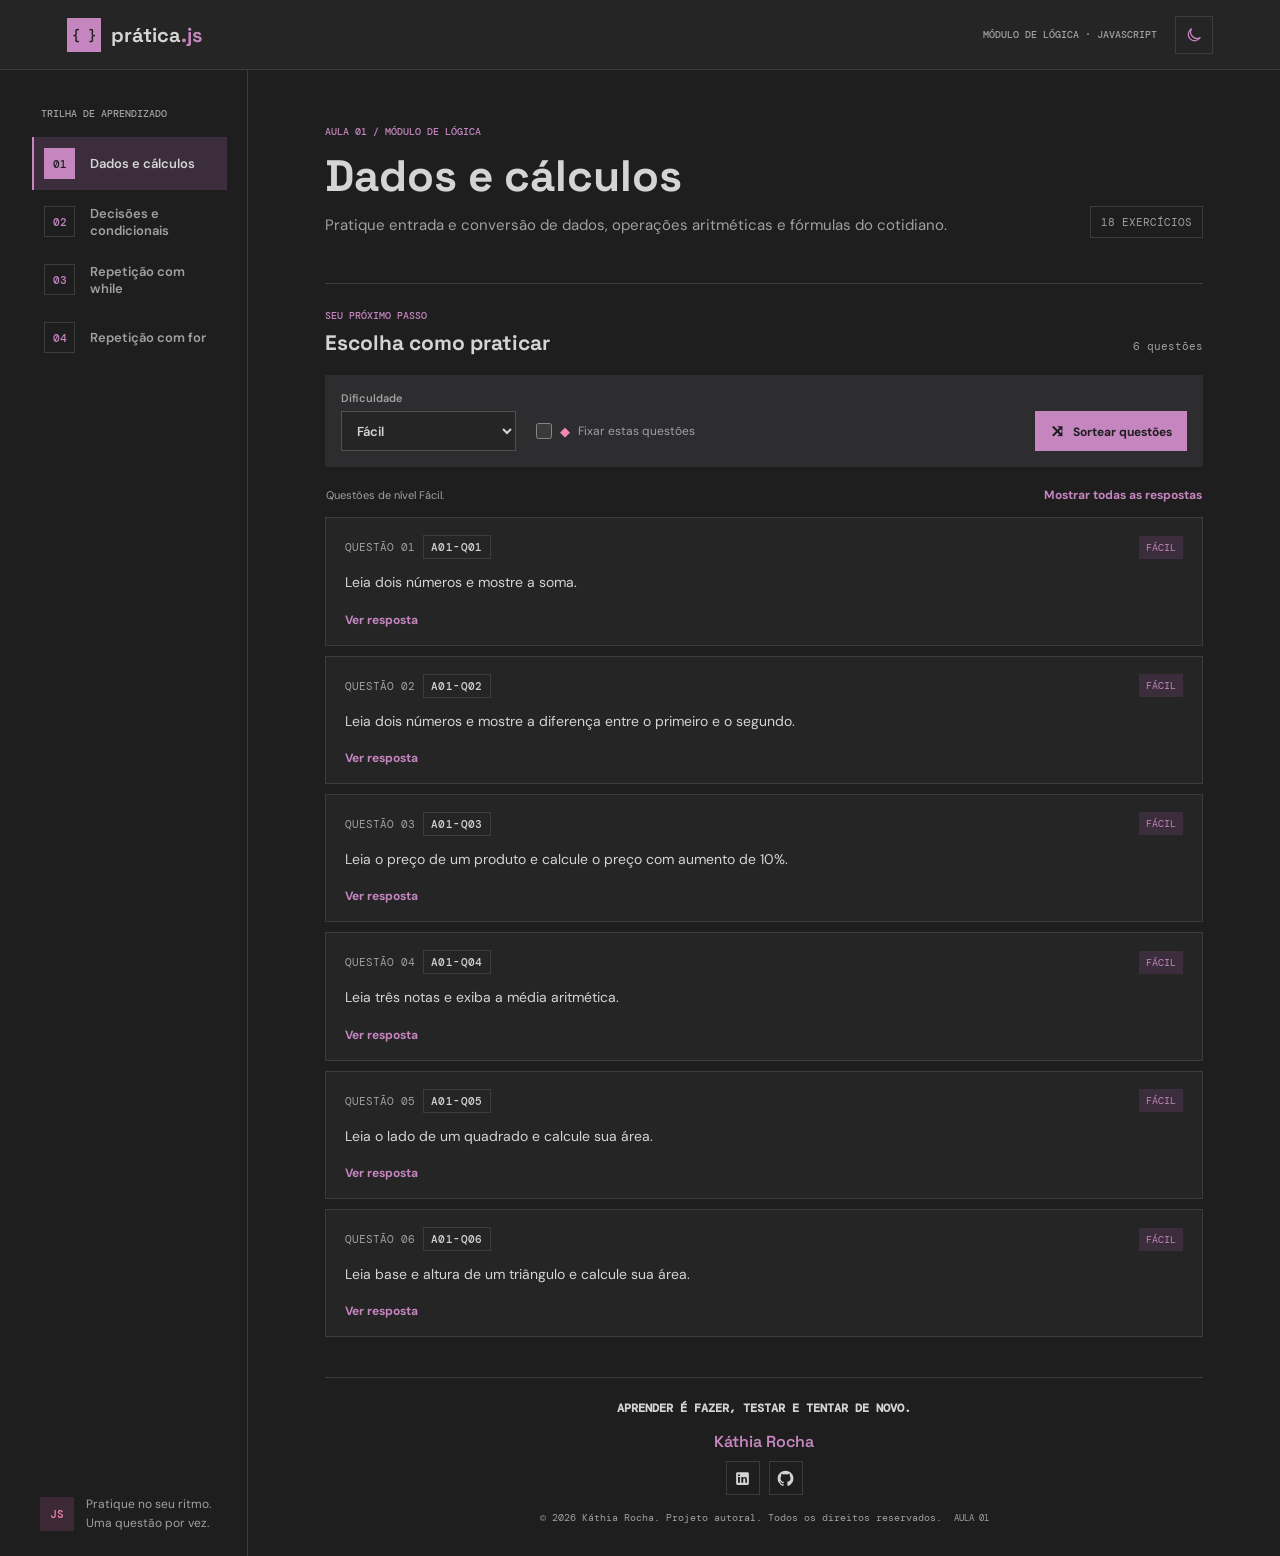
<file: index.html>
<!DOCTYPE html>
<html lang="pt-BR">
<head>
    <meta charset="UTF-8">
    <meta name="viewport" content="width=device-width, initial-scale=1.0">
    <meta name="theme-color" content="#1e1e1e">
    <title>Prática JS | Laboratório de exercícios</title>
    <script>
        try {
            document.documentElement.dataset.theme = localStorage.getItem("pratica-js:tema") === "light" ? "light" : "dark";
        } catch {
            document.documentElement.dataset.theme = "dark";
        }
        document.querySelector('meta[name="theme-color"]').content = document.documentElement.dataset.theme === "dark" ? "#1e1e1e" : "#f8f5fb";
    </script>
    <link rel="preconnect" href="https://fonts.googleapis.com">
    <link rel="preconnect" href="https://fonts.gstatic.com" crossorigin>
    <link href="https://fonts.googleapis.com/css2?family=DM+Mono:wght@400;500&family=DM+Sans:wght@400;500;600;700&family=Space+Grotesk:wght@500;600;700&display=swap" rel="stylesheet">
    <link rel="stylesheet" href="css/app.css">
    <script defer src="js/aulas/aula01.js"></script>
    <script defer src="js/aulas/aula02.js"></script>
    <script defer src="js/aulas/aula03.js"></script>
    <script defer src="js/aulas/aula04.js"></script>
    <script defer src="js/app.js"></script>
</head>
<body>
    <header class="topbar">
        <a class="brand" href="#aula01" aria-label="Prática JS, início">
            <span class="brand-mark" aria-hidden="true">{ }</span>
            <span>prática<span class="brand-accent">.js</span></span>
        </a>
        <div class="topbar-actions">
            <span class="topbar-note">MÓDULO DE LÓGICA · JAVASCRIPT</span>
            <button id="theme-toggle" class="theme-toggle" type="button" aria-label="Ativar tema claro" aria-pressed="true" title="Ativar tema claro">
                <svg class="theme-icon theme-icon-sun" viewBox="0 0 24 24" aria-hidden="true"><circle cx="12" cy="12" r="4"/><path d="M12 2v2m0 16v2M4.93 4.93l1.42 1.42m11.3 11.3 1.42 1.42M2 12h2m16 0h2M4.93 19.07l1.42-1.42m11.3-11.3 1.42-1.42"/></svg>
                <svg class="theme-icon theme-icon-moon" viewBox="0 0 24 24" aria-hidden="true"><path d="M20.2 15.4A8.5 8.5 0 0 1 8.6 3.8 8.5 8.5 0 1 0 20.2 15.4Z"/></svg>
            </button>
        </div>
    </header>
    <div class="workspace">
        <aside class="sidebar" aria-label="Aulas do módulo">
            <p class="sidebar-label">TRILHA DE APRENDIZADO</p>
            <nav id="lesson-nav" class="lesson-nav"></nav>
            <div class="sidebar-note"><span class="note-mark" aria-hidden="true">JS</span><p>Pratique no seu ritmo.<br>Uma questão por vez.</p></div>
        </aside>
        <main class="main-content">
            <section class="lesson-intro" aria-labelledby="lesson-title">
                <p id="lesson-kicker" class="eyebrow"></p>
                <div class="intro-heading"><div><h1 id="lesson-title"></h1><p id="lesson-summary" class="lesson-summary"></p></div><span id="lesson-count" class="lesson-count"></span></div>
            </section>
            <section class="practice" aria-label="Questões da aula">
                <div class="practice-heading"><div><p class="eyebrow">SEU PRÓXIMO PASSO</p><h2>Escolha como praticar</h2></div><span id="question-count" class="question-count" aria-live="polite"></span></div>
                <div class="control-row">
                    <label class="select-control" for="difficulty-select"><span>Dificuldade</span><select id="difficulty-select"><option value="facil">Fácil</option><option value="intermediario">Intermediário</option><option value="avancado">Avançado</option><option value="aleatorio">Aleatório</option></select></label>
                    <label class="pin-control" for="pin-questions"><input id="pin-questions" type="checkbox"><span class="pin-icon" aria-hidden="true">◆</span><span>Fixar estas questões</span></label>
                    <button id="shuffle-button" class="shuffle-button" type="button"><span aria-hidden="true">⤨</span> Sortear questões</button>
                </div>
                <div class="answer-toolbar"><span id="selection-note" class="selection-note" aria-live="polite"></span><button id="toggle-all-answers" class="text-button" type="button">Mostrar todas as respostas</button></div>
                <ol id="question-list" class="question-list"></ol>
            </section>
            <footer class="page-footer">
                <p class="footer-motto">APRENDER É FAZER, TESTAR E TENTAR DE NOVO.</p>
                <div class="footer-author">
                    <p class="footer-name">Káthia Rocha</p>
                    <div class="footer-socials" aria-label="Redes e projeto">
                        <a class="social-link" href="https://www.linkedin.com/in/kathiarochasa/" target="_blank" rel="noopener noreferrer" aria-label="LinkedIn de Káthia Rocha" title="LinkedIn">
                            <svg viewBox="0 0 24 24" aria-hidden="true"><path d="M19 3a2 2 0 0 1 2 2v14a2 2 0 0 1-2 2H5a2 2 0 0 1-2-2V5a2 2 0 0 1 2-2h14ZM8.34 10H5.67v8h2.67v-8ZM7 5.85a1.55 1.55 0 1 0 0 3.1 1.55 1.55 0 0 0 0-3.1ZM18.33 13.42c0-2.4-1.28-3.52-2.99-3.52a2.58 2.58 0 0 0-2.32 1.28V10h-2.67v8h2.67v-4.2c0-1.11.21-2.18 1.59-2.18 1.35 0 1.37 1.26 1.37 2.25V18h2.35v-4.58Z"/></svg>
                        </a>
                        <a class="social-link" href="https://github.com/techcomkathia/gabaritosLogicaJs" target="_blank" rel="noopener noreferrer" aria-label="Repositório Prática JS no GitHub" title="GitHub">
                            <svg viewBox="0 0 24 24" aria-hidden="true"><path d="M12 .9a11.1 11.1 0 0 0-3.51 21.63c.56.1.76-.24.76-.54v-2.1c-3.1.68-3.75-1.32-3.75-1.32-.5-1.29-1.24-1.63-1.24-1.63-1.01-.69.08-.68.08-.68 1.12.08 1.71 1.15 1.71 1.15 1 1.7 2.61 1.21 3.25.92.1-.72.39-1.21.71-1.49-2.47-.28-5.06-1.24-5.06-5.51 0-1.22.44-2.22 1.15-3-.12-.28-.5-1.42.11-2.96 0 0 .94-.3 3.05 1.15a10.6 10.6 0 0 1 5.55 0c2.11-1.45 3.04-1.15 3.04-1.15.61 1.54.23 2.68.12 2.96.71.78 1.14 1.78 1.14 3.01 0 4.28-2.6 5.22-5.08 5.5.4.35.76 1.03.76 2.08v3.07c0 .3.2.65.77.54A11.1 11.1 0 0 0 12 .9Z"/></svg>
                        </a>
                    </div>
                </div>
                <div class="footer-meta">
                    <p class="footer-rights">© 2026 Káthia Rocha. Projeto autoral. Todos os direitos reservados.</p>
                    <span id="footer-lesson"></span>
                </div>
            </footer>
        </main>
    </div>
</body>
</html>
</file>
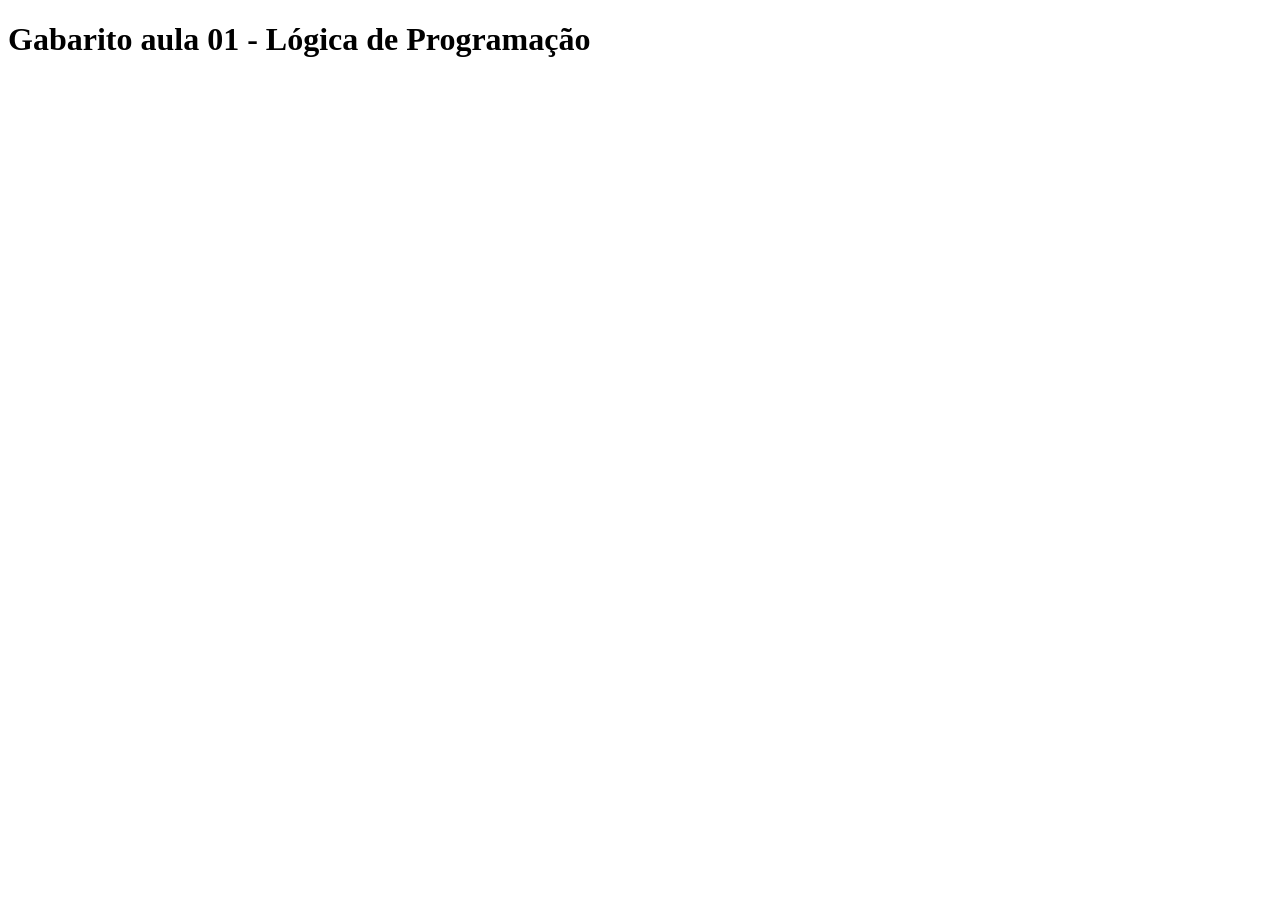
<file: aula01/index.html>
<!DOCTYPE html>
<html lang="en">
<head>
    <meta charset="UTF-8">
    <meta name="viewport" content="width=device-width, initial-scale=1.0">
    <title>Document</title>
</head>
<body>
    <h1>Gabarito aula 01 - Lógica de Programação</h1>

    <script src="quest1.js"></script> 
    <!-- troque os arquivos para executar os scripts de gabaritos individuais das questões -->
    
</body>
</html>
</file>
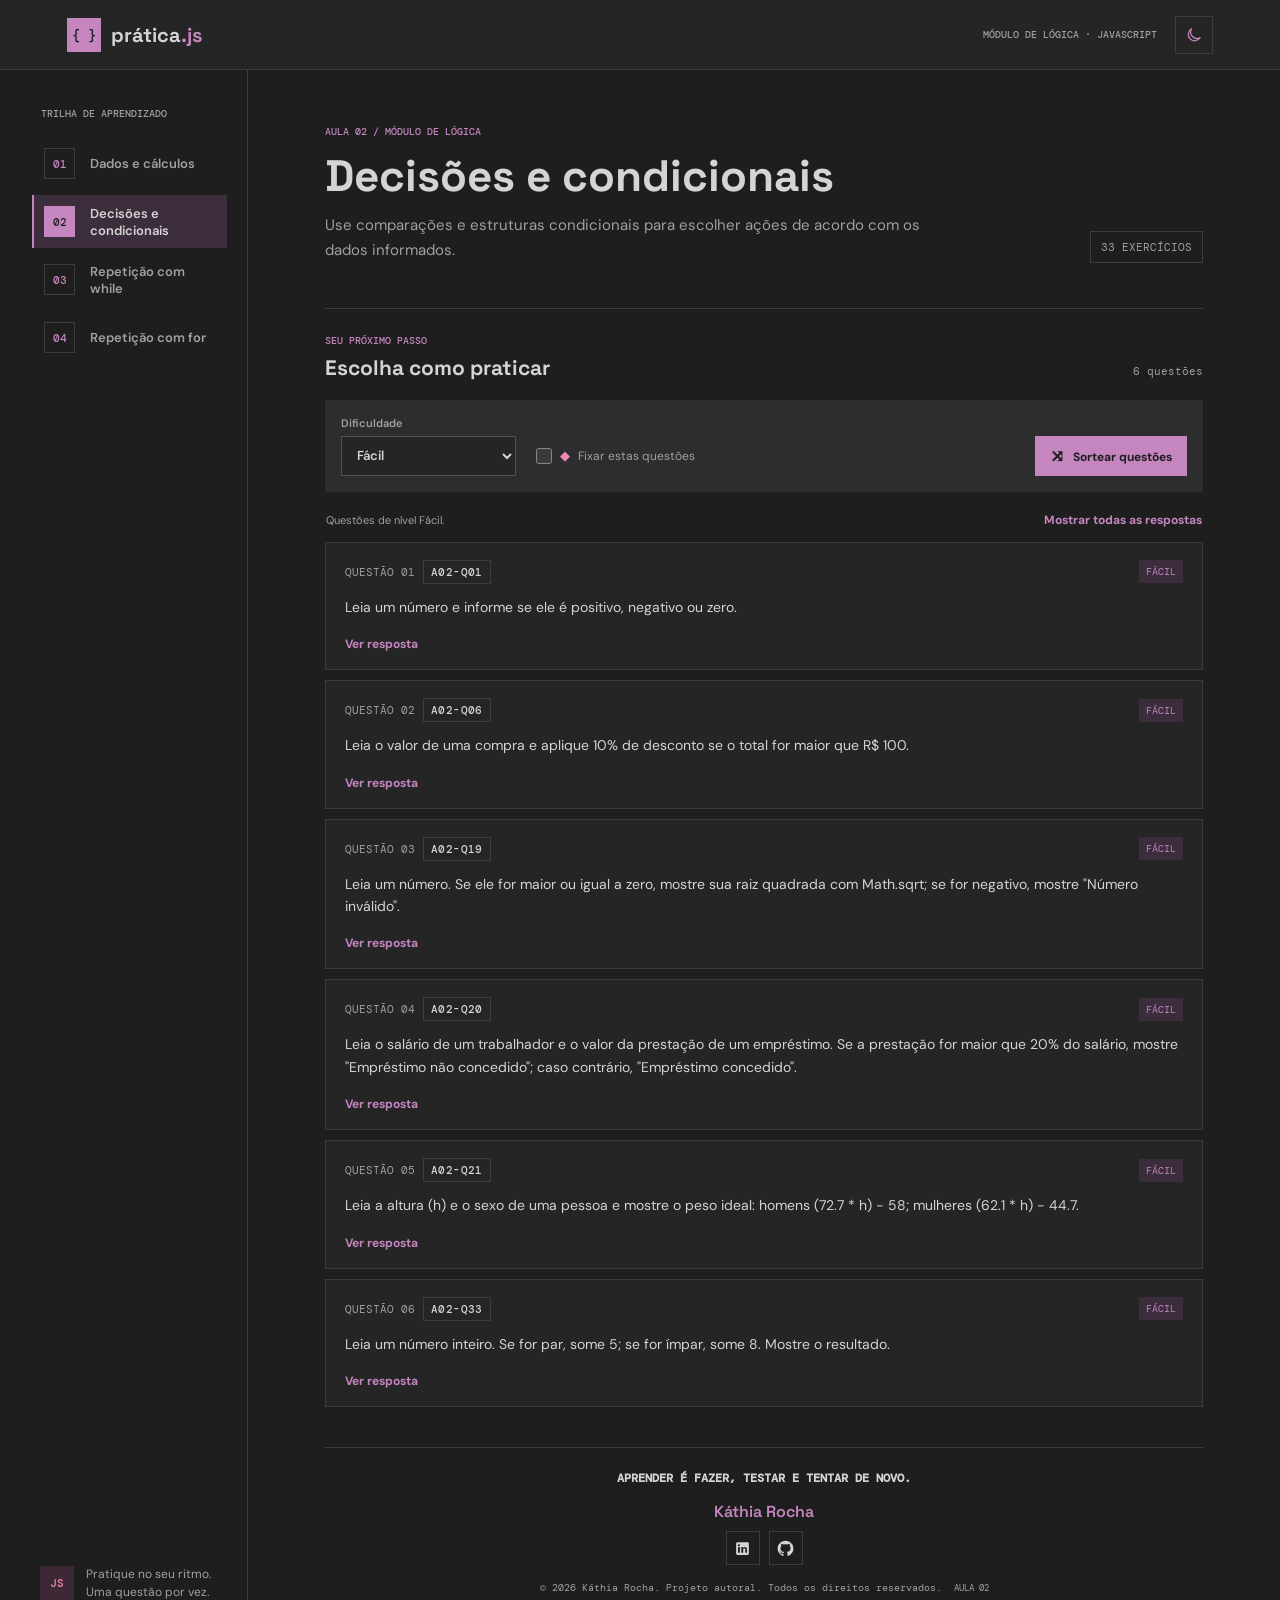
<file: aula02.html>
<!DOCTYPE html>
<html lang="pt-BR">
<head>
  <meta charset="UTF-8">
  <meta http-equiv="refresh" content="0; url=index.html#aula02">
  <meta name="viewport" content="width=device-width, initial-scale=1.0">
  <title>Aula 02 | Prática JS</title>
</head>
<body>
  <p>Redirecionando para a <a href="index.html#aula02">Aula 02</a>...</p>
</body>
</html>
</file>
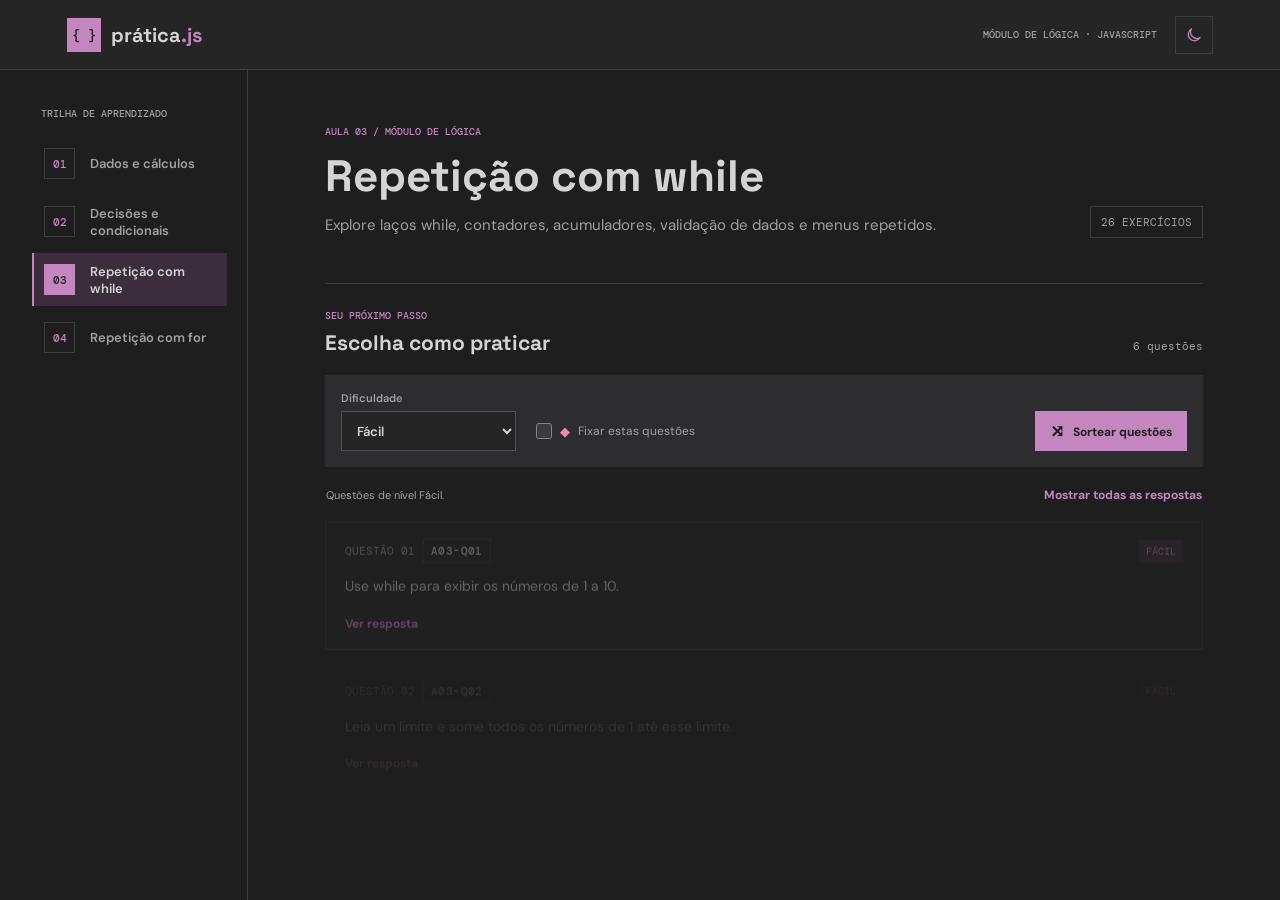
<file: aula03.html>
<!DOCTYPE html>
<html lang="pt-BR">
<head>
  <meta charset="UTF-8">
  <meta http-equiv="refresh" content="0; url=index.html#aula03">
  <meta name="viewport" content="width=device-width, initial-scale=1.0">
  <title>Aula 03 | Prática JS</title>
</head>
<body>
  <p>Redirecionando para a <a href="index.html#aula03">Aula 03</a>...</p>
</body>
</html>
</file>
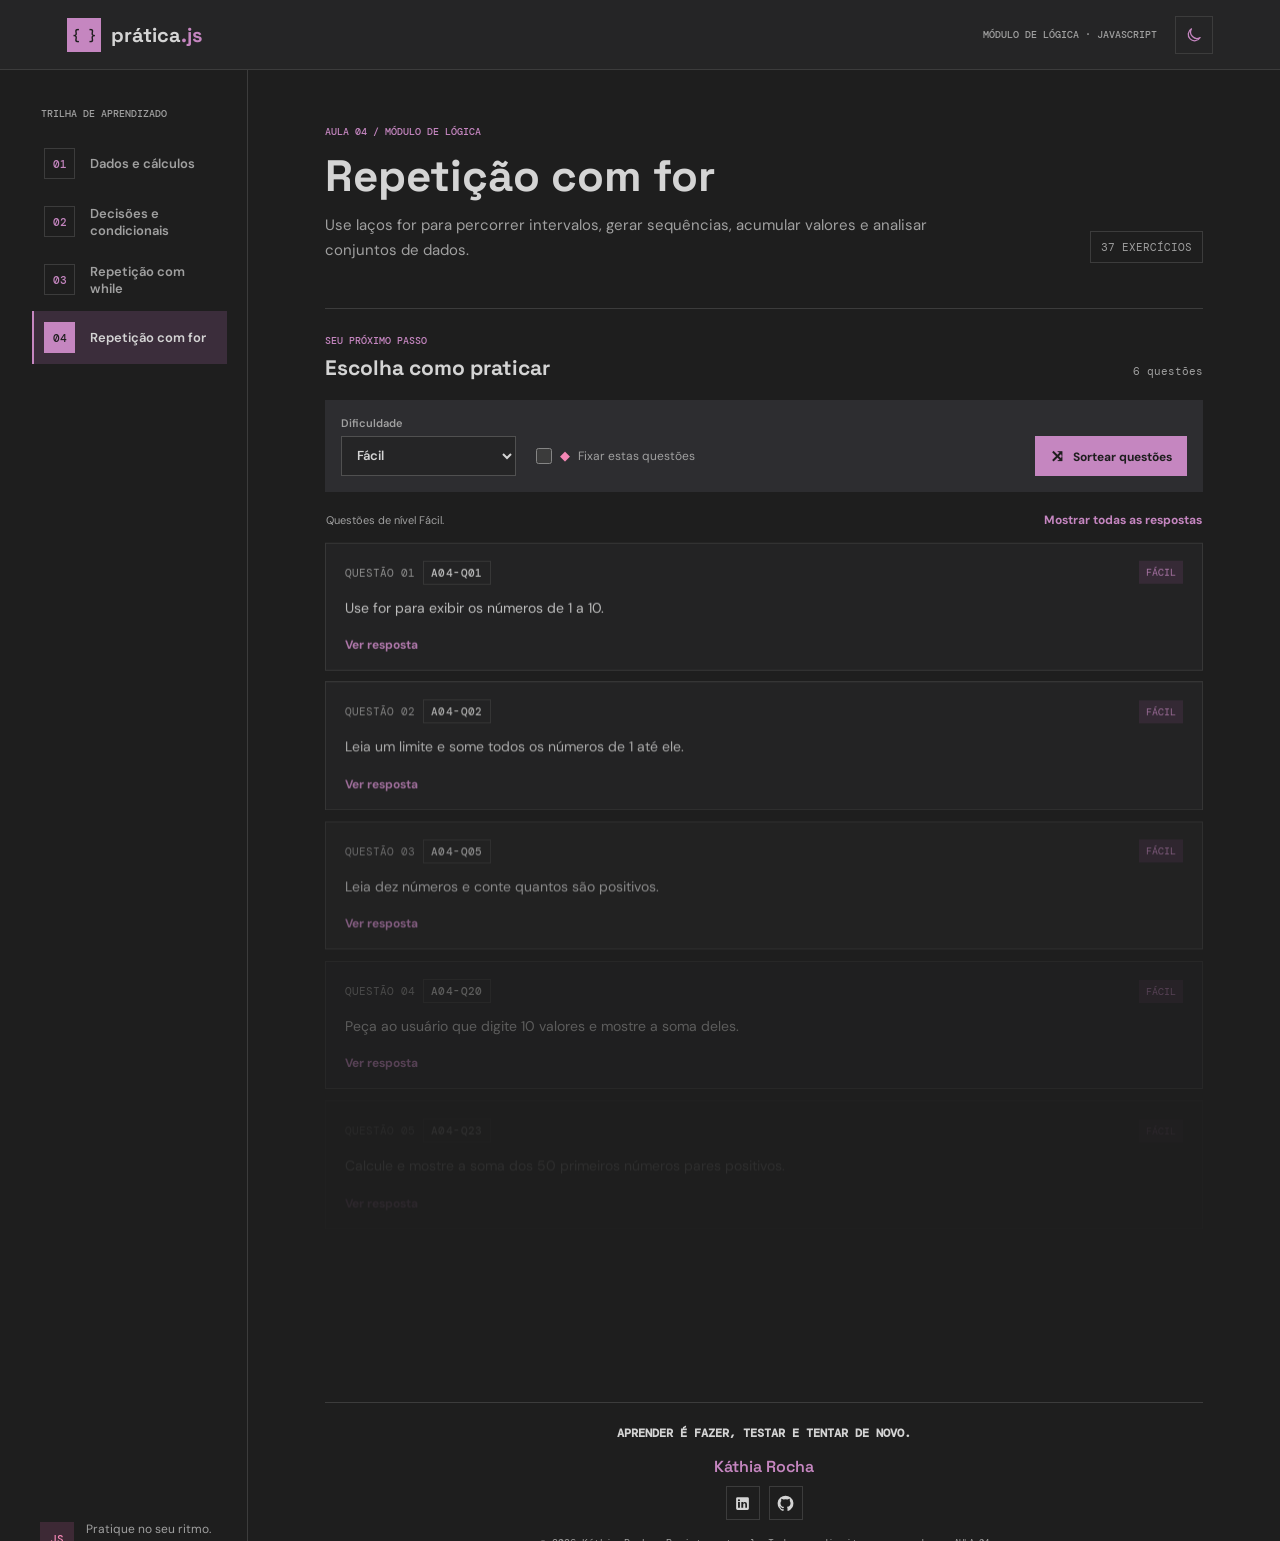
<file: aula04.html>
<!DOCTYPE html>
<html lang="pt-BR">
<head>
  <meta charset="UTF-8">
  <meta http-equiv="refresh" content="0; url=index.html#aula04">
  <meta name="viewport" content="width=device-width, initial-scale=1.0">
  <title>Aula 04 | Prática JS</title>
</head>
<body>
  <p>Redirecionando para a <a href="index.html#aula04">Aula 04</a>...</p>
</body>
</html>
</file>
<file: css/app.css>
:root {
  color-scheme: light;
  --paper: #f8f5fb;
  --surface: #fff;
  --surface-alt: #f0ebf6;
  --ink: #282032;
  --muted: #756b80;
  --line: #e7deee;
  --accent: #7350a1;
  --accent-hover: #603b91;
  --accent-soft: #eee7f6;
  --pink: #d84d91;
  --pink-soft: #f8e6f0;
  --accent-foreground: #fff;
  --control-border: #dfd4e8;
  --code: #1e1e1e;
  --code-foreground: #d4d4d4;
  --code-keyword: #c586c0;
  --code-string: #ce9178;
  --code-comment: #6a9955;
  --code-number: #b5cea8;
  --code-builtin: #4ec9b0;
  --code-function: #dcdcaa;
  --code-operator: #d4d4d4;
  --sans: "DM Sans", sans-serif;
  --display: "Space Grotesk", sans-serif;
  --mono: "DM Mono", monospace;
}

[data-theme="dark"] {
  color-scheme: dark;
  --paper: #1e1e1e;
  --surface: #252526;
  --surface-alt: #2d2d30;
  --ink: #d4d4d4;
  --muted: #a0a0a0;
  --line: #3c3c3c;
  --accent: #c586c0;
  --accent-hover: #d7a1d0;
  --accent-soft: #3b2d3b;
  --pink: #f487b5;
  --pink-soft: #3d2935;
  --accent-foreground: #1e1e1e;
  --control-border: #505050;
}

* { box-sizing: border-box; }
body { margin: 0; background: var(--paper); color: var(--ink); font-family: var(--sans); }
button, select { font: inherit; }
.topbar { height: 70px; display: flex; align-items: center; justify-content: space-between; padding: 0 5.2%; background: var(--surface); border-bottom: 1px solid var(--line); }
.topbar-actions { display: flex; align-items: center; gap: 18px; }
.theme-toggle { display: grid; width: 38px; height: 38px; place-items: center; border: 1px solid var(--line); background: var(--surface); color: var(--accent); cursor: pointer; }
.theme-toggle:hover { border-color: var(--accent); background: var(--accent-soft); }
.theme-icon { width: 18px; height: 18px; fill: none; stroke: currentColor; stroke-linecap: round; stroke-linejoin: round; stroke-width: 1.7; }
[data-theme="dark"] .theme-icon-sun, [data-theme="light"] .theme-icon-moon { display: none; }
.brand { display: inline-flex; align-items: center; gap: 10px; color: var(--ink); text-decoration: none; font: 700 20px var(--display); }
.brand-mark { width: 34px; height: 34px; display: grid; place-items: center; background: var(--accent); color: var(--accent-foreground); font: 500 14px var(--mono); }
.brand-accent { color: var(--accent); }
.topbar-note, .sidebar-label, .eyebrow { font: 500 10px var(--mono); letter-spacing: 0; }
.topbar-note { color: var(--muted); }
.workspace { max-width: 1440px; min-height: calc(100vh - 70px); margin: 0 auto; display: grid; grid-template-columns: 248px minmax(0, 1fr); }
.sidebar { display: flex; flex-direction: column; padding: 37px 20px 24px 32px; border-right: 1px solid var(--line); }
.sidebar-label { margin: 0 0 17px 9px; color: var(--muted); }
.lesson-nav { display: grid; gap: 5px; }
.lesson-link { display: grid; grid-template-columns: 35px 1fr; align-items: center; gap: 11px; min-height: 53px; padding: 7px 10px; border-left: 2px solid transparent; color: var(--muted); text-decoration: none; transition: background .18s ease, color .18s ease; }
.lesson-link:hover { background: var(--surface-alt); color: var(--ink); }
.lesson-link[aria-current="page"] { border-left-color: var(--accent); background: var(--accent-soft); color: var(--ink); }
.lesson-number { width: 31px; height: 31px; display: grid; place-items: center; border: 1px solid var(--line); color: var(--accent); font: 500 11px var(--mono); }
.lesson-link[aria-current="page"] .lesson-number { border-color: var(--accent); background: var(--accent); color: var(--accent-foreground); }
.lesson-link-text { font-size: 13px; font-weight: 600; }
.sidebar-note { display: flex; align-items: center; gap: 12px; margin: auto 0 0 8px; padding-top: 24px; color: var(--muted); font-size: 12px; line-height: 1.55; }
.sidebar-note p { margin: 0; }
.note-mark { display: grid; place-items: center; width: 34px; height: 34px; background: var(--pink-soft); color: var(--pink); font: 500 11px var(--mono); }
.main-content { min-width: 0; padding: 55px clamp(24px, 6vw, 88px) 25px; }
.eyebrow { margin: 0; color: var(--accent); }
.intro-heading { display: flex; align-items: flex-end; justify-content: space-between; gap: 20px; margin-top: 14px; }
.intro-heading > div { min-width: 0; }
h1, h2 { margin: 0; font-family: var(--display); letter-spacing: 0; }
h1 { font-size: clamp(30px, 4vw, 44px); line-height: 1.1; }
.lesson-summary { max-width: 640px; margin: 13px 0 0; color: var(--muted); font-size: 15px; line-height: 1.65; }
.lesson-count { flex: 0 0 auto; padding: 8px 10px; border: 1px solid var(--line); color: var(--muted); font: 11px var(--mono); }
.practice { margin-top: 45px; border-top: 1px solid var(--line); }
.practice-heading { display: flex; align-items: flex-end; justify-content: space-between; gap: 16px; padding: 25px 0 19px; }
h2 { margin-top: 7px; font-size: 21px; }
.question-count { padding-bottom: 3px; color: var(--muted); font: 11px var(--mono); }
.control-row { display: flex; align-items: end; gap: 13px; padding: 16px; background: var(--surface-alt); }
.select-control { display: grid; gap: 6px; min-width: 175px; color: var(--muted); font-size: 11px; font-weight: 600; }
.select-control select { width: 100%; height: 40px; padding: 0 32px 0 11px; border: 1px solid var(--control-border); border-radius: 0; background: var(--surface); color: var(--ink); font-size: 13px; }
.pin-control { display: flex; align-items: center; gap: 8px; min-height: 40px; padding: 0 7px; color: var(--muted); font-size: 12px; cursor: pointer; }
.pin-control input { width: 16px; height: 16px; margin: 0; accent-color: var(--accent); }
.pin-icon { color: var(--pink); font-size: 13px; }
.shuffle-button { min-height: 40px; margin-left: auto; padding: 0 14px; border: 1px solid var(--accent); background: var(--accent); color: var(--accent-foreground); font-size: 12px; font-weight: 700; cursor: pointer; }
.shuffle-button:hover:not(:disabled) { background: var(--accent-hover); }
.shuffle-button:disabled { border-color: var(--muted); background: var(--muted); cursor: not-allowed; }
.shuffle-button span { margin-right: 6px; font-size: 17px; vertical-align: -1px; }
.answer-toolbar { display: flex; justify-content: space-between; align-items: center; gap: 12px; padding: 15px 1px 9px; }
.selection-note { color: var(--muted); font-size: 11px; }
.text-button { padding: 5px 0; border: 0; background: transparent; color: var(--accent); font-size: 12px; font-weight: 700; cursor: pointer; }
.text-button:hover { text-decoration: underline; }
.question-list { display: grid; min-width: 0; gap: 10px; margin: 0; padding: 0; list-style: none; }
.question-item { min-width: 0; padding: 17px 19px 16px; border: 1px solid var(--line); background: var(--surface); animation: rise-in .28s both; }
.question-topline { display: flex; align-items: center; justify-content: space-between; gap: 12px; }
.question-heading { display: flex; flex-wrap: wrap; align-items: center; gap: 8px; }
.question-index { color: var(--muted); font: 11px var(--mono); }
.question-code { padding: 4px 7px; border: 1px solid var(--line); color: var(--ink); font: 500 11px var(--mono); letter-spacing: .04em; user-select: all; cursor: text; }
.level-tag { padding: 5px 7px; background: var(--accent-soft); color: var(--accent); font: 10px var(--mono); text-transform: uppercase; }
.level-tag[data-level="avancado"] { background: var(--pink-soft); color: var(--pink); }
.level-tag[data-level="intermediario"] { background: var(--surface-alt); color: var(--accent); }
.question-prompt { margin: 12px 0 14px; font-size: 14px; line-height: 1.6; }
.answer-button { display: inline-flex; align-items: center; gap: 7px; padding: 0; border: 0; background: transparent; color: var(--accent); font-size: 12px; font-weight: 700; cursor: pointer; }
.answer-button:hover { color: var(--accent-hover); }
.answer-panel { min-width: 0; margin-top: 13px; border-left: 2px solid var(--pink); background: var(--code); color: var(--code-foreground); }
.answer-panel[hidden] { display: none; }
.answer-panel pre { max-width: 100%; overflow-x: auto; margin: 0; padding: 17px; font: 12px/1.7 var(--mono); tab-size: 2; }
.answer-panel code { color: var(--code-foreground); }
.token-comment { color: var(--code-comment); }
.token-string { color: var(--code-string); }
.token-keyword { color: var(--code-keyword); }
.token-literal { color: #569cd6; }
.token-number { color: var(--code-number); }
.token-builtin { color: var(--code-builtin); }
.token-function { color: var(--code-function); }
.token-operator { color: var(--code-operator); }
.page-footer { display: grid; justify-items: center; gap: 15px; margin-top: 40px; padding: 22px 0 6px; border-top: 1px solid var(--line); text-align: center; }
.footer-motto { margin: 0; color: var(--ink); font: 600 12px var(--mono); }
.footer-author { display: grid; justify-items: center; gap: 9px; }
.footer-name { margin: 0; color: var(--accent); font: 600 16px var(--display); }
.footer-socials { display: flex; align-items: center; gap: 9px; }
.social-link { display: grid; width: 34px; height: 34px; place-items: center; border: 1px solid var(--line); color: var(--ink); transition: background .18s ease, color .18s ease, border-color .18s ease; }
.social-link:hover { border-color: var(--accent); background: var(--accent); color: var(--accent-foreground); }
.social-link svg { width: 17px; height: 17px; fill: currentColor; }
.footer-meta { display: flex; align-items: center; justify-content: center; gap: 12px; flex-wrap: wrap; }
.footer-rights { margin: 0; color: var(--muted); font: 10px/1.5 var(--mono); }
#footer-lesson { color: var(--muted); font: 9px var(--mono); }
.empty-state { padding: 28px; border: 1px dashed #cbd4cc; color: var(--muted); text-align: center; font-size: 13px; }
@keyframes rise-in { from { opacity: 0; transform: translateY(6px); } to { opacity: 1; transform: translateY(0); } }

@media (max-width: 760px) {
  .topbar { height: 60px; padding: 0 18px; }
  .topbar-note { font-size: 9px; }
  .topbar-actions { gap: 10px; }
  .workspace { min-height: calc(100vh - 60px); grid-template-columns: 1fr; }
  .sidebar { padding: 16px 18px 0; border-right: 0; border-bottom: 1px solid var(--line); }
  .sidebar-label { margin: 0 0 10px 1px; }
  .lesson-nav { grid-template-columns: repeat(4, minmax(0, 1fr)); gap: 6px; }
  .lesson-link { min-width: 0; min-height: 43px; grid-template-columns: 27px minmax(0, 1fr); gap: 5px; padding: 5px; border-left: 0; border-bottom: 2px solid transparent; }
  .lesson-link[aria-current="page"] { border-bottom-color: var(--accent); }
  .lesson-number { width: 25px; height: 25px; font-size: 10px; }
  .lesson-link-text { min-width: 0; font-size: 10px; overflow-wrap: anywhere; }
  .sidebar-note { display: none; }
  .main-content { padding: 32px 18px 20px; }
  .intro-heading { align-items: flex-start; }
  .lesson-count { margin-top: 3px; font-size: 9px; }
  .lesson-summary { font-size: 14px; }
  .practice { margin-top: 33px; }
  .control-row { align-items: stretch; flex-wrap: wrap; gap: 10px; padding: 12px; }
  .select-control { flex: 1 1 100%; }
  .pin-control { flex: 1; padding-left: 0; font-size: 11px; }
  .shuffle-button { margin-left: auto; padding: 0 10px; font-size: 11px; }
  .question-item { padding: 15px; }
  .footer-motto { max-width: 100%; font-size: 10px; line-height: 1.6; }
  .footer-rights { max-width: 300px; }
}

@media (max-width: 480px) {
  .topbar-note { display: none; }
  .theme-toggle { width: 36px; height: 36px; }
  .lesson-nav { grid-template-columns: repeat(2, minmax(0, 1fr)); }
  .lesson-link { grid-template-columns: 27px minmax(0, 1fr); }
  .intro-heading { flex-wrap: wrap; gap: 10px; }
  .footer-meta { flex-direction: column; gap: 6px; }
}

@media (prefers-reduced-motion: reduce) {
  *, *::before, *::after { scroll-behavior: auto !important; animation-duration: .01ms !important; animation-iteration-count: 1 !important; transition-duration: .01ms !important; }
}
</file>
